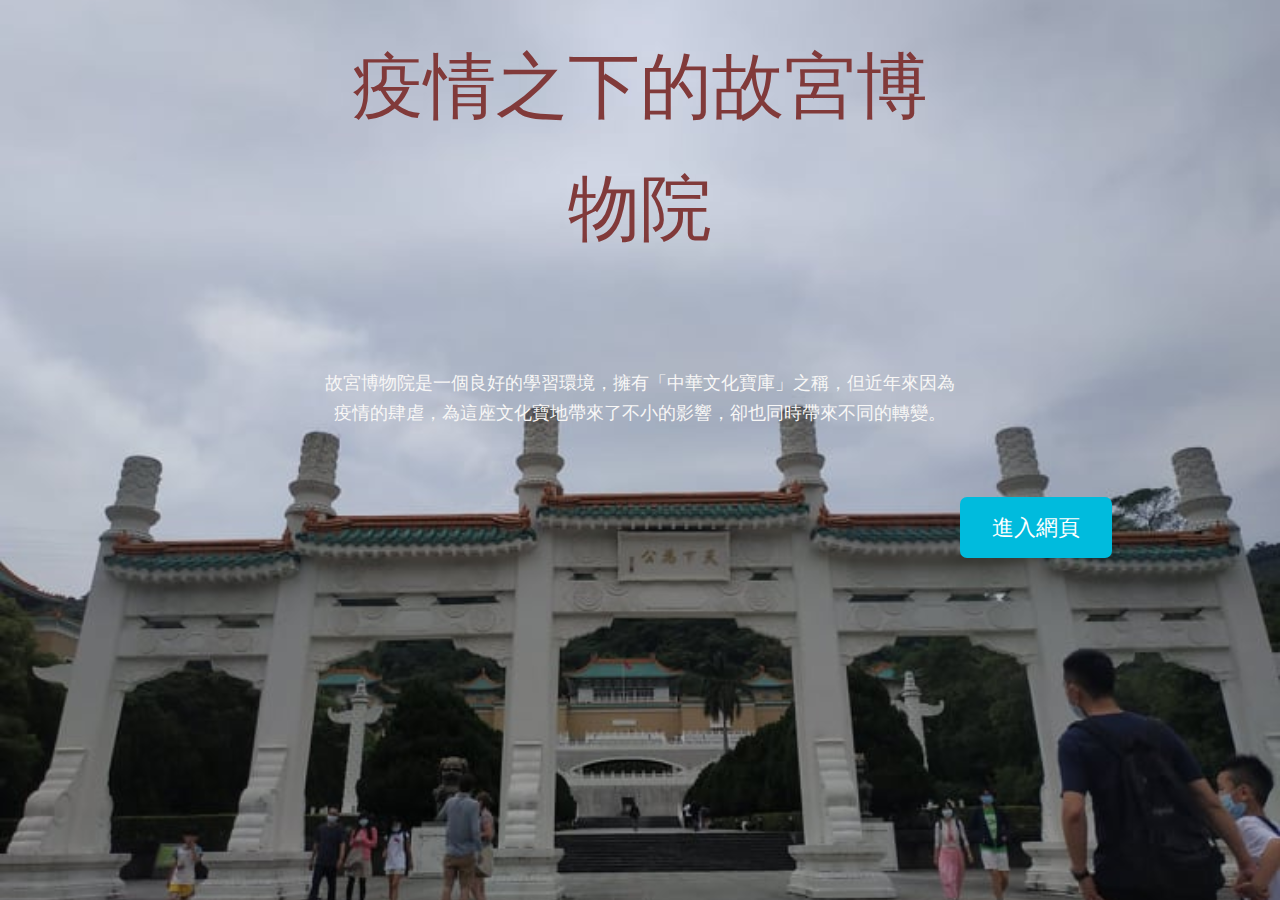
<file: index.html>
<!DOCTYPE html>
<html lang="en">
<head>
    <meta charset="UTF-8">
    <meta http-equiv="X-UA-Compatible" content="IE=edge">
    <meta name="viewport" content="width=device-width, initial-scale=1.0">
    <title>首頁</title>
    <link rel="stylesheet" href="./index.css">
</head>
<body>
<div id="home">
    <header class="page-header wrapper">
    
    
    </header>

    <!--內容-->
    <div class="home-content wrapper">
        <h2 class="page-title">疫情之下的故宮博物院</h2><br>
        <p>故宮博物院是一個良好的學習環境，擁有「中華文化寶庫」之稱，但近年來因為疫情的肆虐，為這座文化寶地帶來了不小的影響，卻也同時帶來不同的轉變。</p>
    </div>
    <div class="button-content wrapper">
        <a href="./action.html" class="button">進入網頁</a>
    </div>
</div>
</body>
</html>
</file>
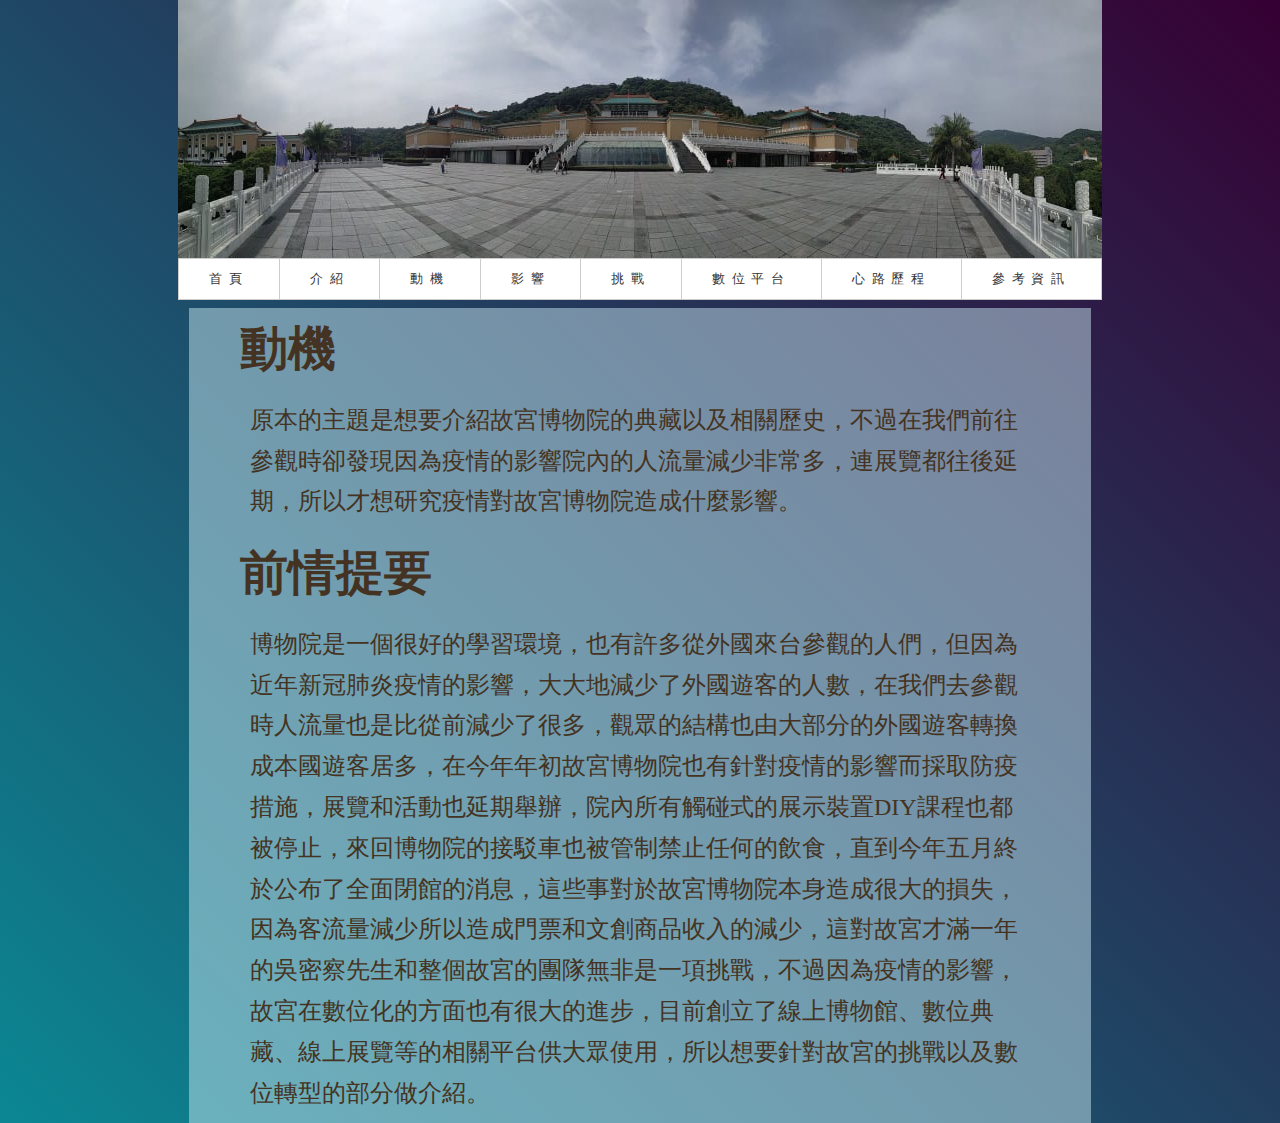
<file: action.html>
<!DOCTYPE html>
<html lang="en">
<head>
    <meta charset="UTF-8">
    <meta http-equiv="X-UA-Compatible" content="IE=edge">
    <meta name="viewport" content="width=device-width, initial-scale=1.0">
    <title>動機</title>
    <link rel="stylesheet" href="./action.css">
</head>
<body>
    <div id="home">
    <!--導覽列-->
    <img src="./long-surface.jpg" alt="">
    <nav>
        <ul class="one-menu">
            <li><a href="./index.html">首頁</a></li>
            <li><a href="#">介紹</a>
            <ul>
                <li><a href="./introd.html">故宮博物院</a></li>
                <li><a href="./introd2.html">院長</a></li>
            </ul>
            </li>
            <li><a href="./action.html">動機</a></li>
            <li><a href="">影響</a>
            <ul>
                <li><a href="./affect.html">資金</a></li>
                <li><a href="./affect2.html">觀眾結構</a></li>
            </ul>
            </li>
            <li><a href="./dare.html">挑戰</a></li>
            <li><a href="#">數位平台</a>
            <ul>
                <li><a href="./open.html">OPEN DATA</a></li>
                <li><a href="./search.html">典藏資料庫</a></li>
                <li><a href="./on-line.html">線上策展</a></li>
                <li><a href="./network.html">線上博物館</a></li>
                <li><a href="./school.html">教育資源</a></li>
            </ul>
            </li>
            <li><a href="./heart.html">心路歷程</a></li>
            <li><a href="./news.html">參考資訊</a></li>
        </ul>
    </nav>
    <div class="page">  
        <div class="article wrapper">
            <h1>動機</h1>
            <p>原本的主題是想要介紹故宮博物院的典藏以及相關歷史，不過在我們前往參觀時卻發現因為疫情的影響院內的人流量減少非常多，連展覽都往後延期，所以才想研究疫情對故宮博物院造成什麼影響。</p>
            <h1>前情提要</h1>
            <p>博物院是一個很好的學習環境，也有許多從外國來台參觀的人們，但因為近年新冠肺炎疫情的影響，大大地減少了外國遊客的人數，在我們去參觀時人流量也是比從前減少了很多，觀眾的結構也由大部分的外國遊客轉換成本國遊客居多，在今年年初故宮博物院也有針對疫情的影響而採取防疫措施，展覽和活動也延期舉辦，院內所有觸碰式的展示裝置DIY課程也都被停止，來回博物院的接駁車也被管制禁止任何的飲食，直到今年五月終於公布了全面閉館的消息，這些事對於故宮博物院本身造成很大的損失，因為客流量減少所以造成門票和文創商品收入的減少，這對故宮才滿一年的吳密察先生和整個故宮的團隊無非是一項挑戰，不過因為疫情的影響，故宮在數位化的方面也有很大的進步，目前創立了線上博物館、數位典藏、線上展覽等的相關平台供大眾使用，所以想要針對故宮的挑戰以及數位轉型的部分做介紹。</p>
        </div>
    </div>
</div>
</body>
</html>
</file>
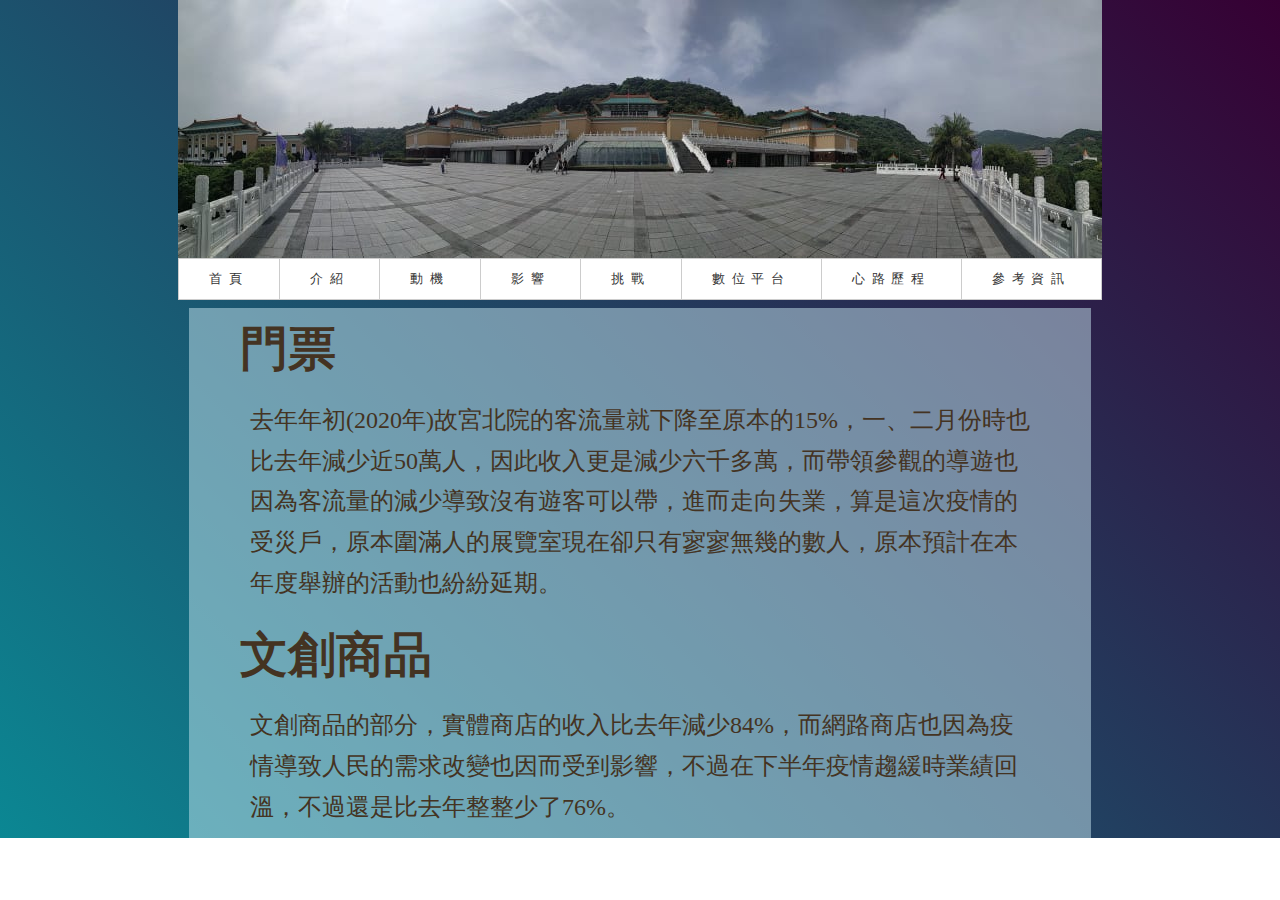
<file: affect.html>
<!DOCTYPE html>
<html lang="en">
<head>
    <meta charset="UTF-8">
    <meta http-equiv="X-UA-Compatible" content="IE=edge">
    <meta name="viewport" content="width=device-width, initial-scale=1.0">
    <title>資金</title>
    <link rel="stylesheet" href="./action.css">
</head>
<body>
    <div id="home">
    <!--導覽列-->
    <img src="./long-surface.jpg" alt="">
    <nav>
        <ul class="one-menu">
            <li><a href="./index.html">首頁</a></li>
            <li><a href="#">介紹</a>
            <ul>
                <li><a href="./introd.html">故宮博物院</a></li>
                <li><a href="./introd2.html">院長</a></li>
            </ul>
            </li>
            <li><a href="./action.html">動機</a></li>
            <li><a href="">影響</a>
            <ul>
                <li><a href="./affect.html">資金</a></li>
                <li><a href="./affect2.html">觀眾結構</a></li>
            </ul>
            </li>
            <li><a href="./dare.html">挑戰</a></li>
            <li><a href="#">數位平台</a>
            <ul>
                <li><a href="./open.html">OPEN DATA</a></li>
                <li><a href="./search.html">典藏資料庫</a></li>
                <li><a href="./on-line.html">線上策展</a></li>
                <li><a href="./network.html">線上博物館</a></li>
                <li><a href="./school.html">教育資源</a></li>
            </ul>
            </li>
            <li><a href="./heart.html">心路歷程</a></li>
            <li><a href="./news.html">參考資訊</a></li>
        </ul>
    </nav>
    <div class="page">  
        <div class="article wrapper">
            <h1>門票</h1>
            <p>去年年初(2020年)故宮北院的客流量就下降至原本的15%，一、二月份時也比去年減少近50萬人，因此收入更是減少六千多萬，而帶領參觀的導遊也因為客流量的減少導致沒有遊客可以帶，進而走向失業，算是這次疫情的受災戶，原本圍滿人的展覽室現在卻只有寥寥無幾的數人，原本預計在本年度舉辦的活動也紛紛延期。</p>
            <h1>文創商品</h1>
            <p>文創商品的部分，實體商店的收入比去年減少84%，而網路商店也因為疫情導致人民的需求改變也因而受到影響，不過在下半年疫情趨緩時業績回溫，不過還是比去年整整少了76%。</p>
        </div>
    </div>
</div>
</body>
</html>
</file>
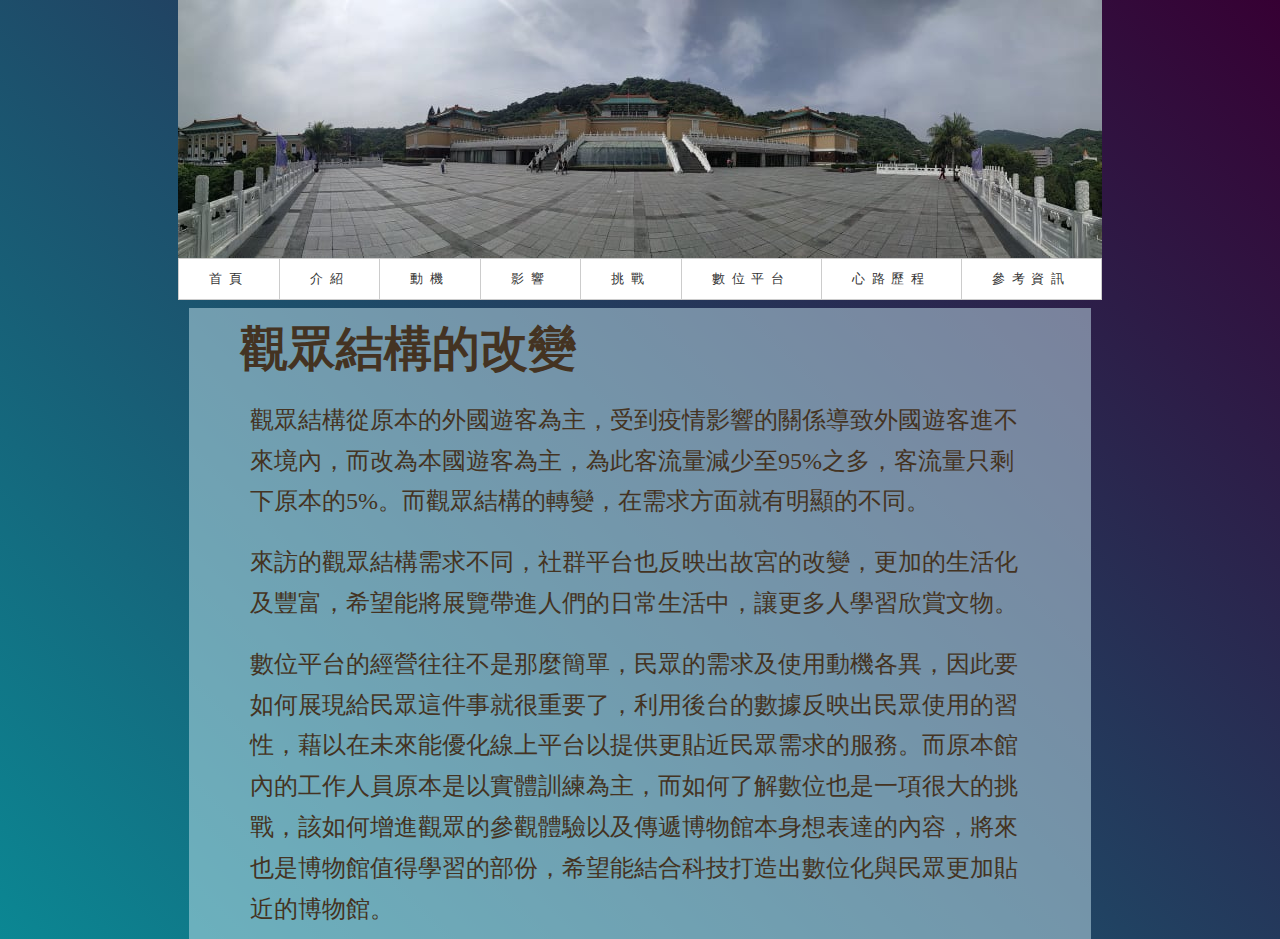
<file: affect2.html>
<!DOCTYPE html>
<html lang="en">
<head>
    <meta charset="UTF-8">
    <meta http-equiv="X-UA-Compatible" content="IE=edge">
    <meta name="viewport" content="width=device-width, initial-scale=1.0">
    <title>觀眾結構</title>
    <link rel="stylesheet" href="./action.css">
</head>
<body>
    <div id="home">
    <!--導覽列-->
    <img src="./long-surface.jpg" alt="">
    <nav>
        <ul class="one-menu">
            <li><a href="./index.html">首頁</a></li>
            <li><a href="#">介紹</a>
            <ul>
                <li><a href="./introd.html">故宮博物院</a></li>
                <li><a href="./introd2.html">院長</a></li>
            </ul>
            </li>
            <li><a href="./action.html">動機</a></li>
            <li><a href="">影響</a>
            <ul>
                <li><a href="./affect.html">資金</a></li>
                <li><a href="./affect2.html">觀眾結構</a></li>
            </ul>
            </li>
            <li><a href="./dare.html">挑戰</a></li>
            <li><a href="#">數位平台</a>
            <ul>
                <li><a href="./open.html">OPEN DATA</a></li>
                <li><a href="./search.html">典藏資料庫</a></li>
                <li><a href="./on-line.html">線上策展</a></li>
                <li><a href="./network.html">線上博物館</a></li>
                <li><a href="./school.html">教育資源</a></li>
            </ul>
            </li>
            <li><a href="./heart.html">心路歷程</a></li>
            <li><a href="./news.html">參考資訊</a></li>
        </ul>
    </nav>
    <div class="page">  
        <div class="article wrapper">
            <h1>觀眾結構的改變</h1>
            <p>觀眾結構從原本的外國遊客為主，受到疫情影響的關係導致外國遊客進不來境內，而改為本國遊客為主，為此客流量減少至95%之多，客流量只剩下原本的5%。而觀眾結構的轉變，在需求方面就有明顯的不同。</p>
            <p>來訪的觀眾結構需求不同，社群平台也反映出故宮的改變，更加的生活化及豐富，希望能將展覽帶進人們的日常生活中，讓更多人學習欣賞文物。</p>
            <p>數位平台的經營往往不是那麼簡單，民眾的需求及使用動機各異，因此要如何展現給民眾這件事就很重要了，利用後台的數據反映出民眾使用的習性，藉以在未來能優化線上平台以提供更貼近民眾需求的服務。而原本館內的工作人員原本是以實體訓練為主，而如何了解數位也是一項很大的挑戰，該如何增進觀眾的參觀體驗以及傳遞博物館本身想表達的內容，將來也是博物館值得學習的部份，希望能結合科技打造出數位化與民眾更加貼近的博物館。</p>
        </div>
    </div>
</div>
</body>
</html>
</file>
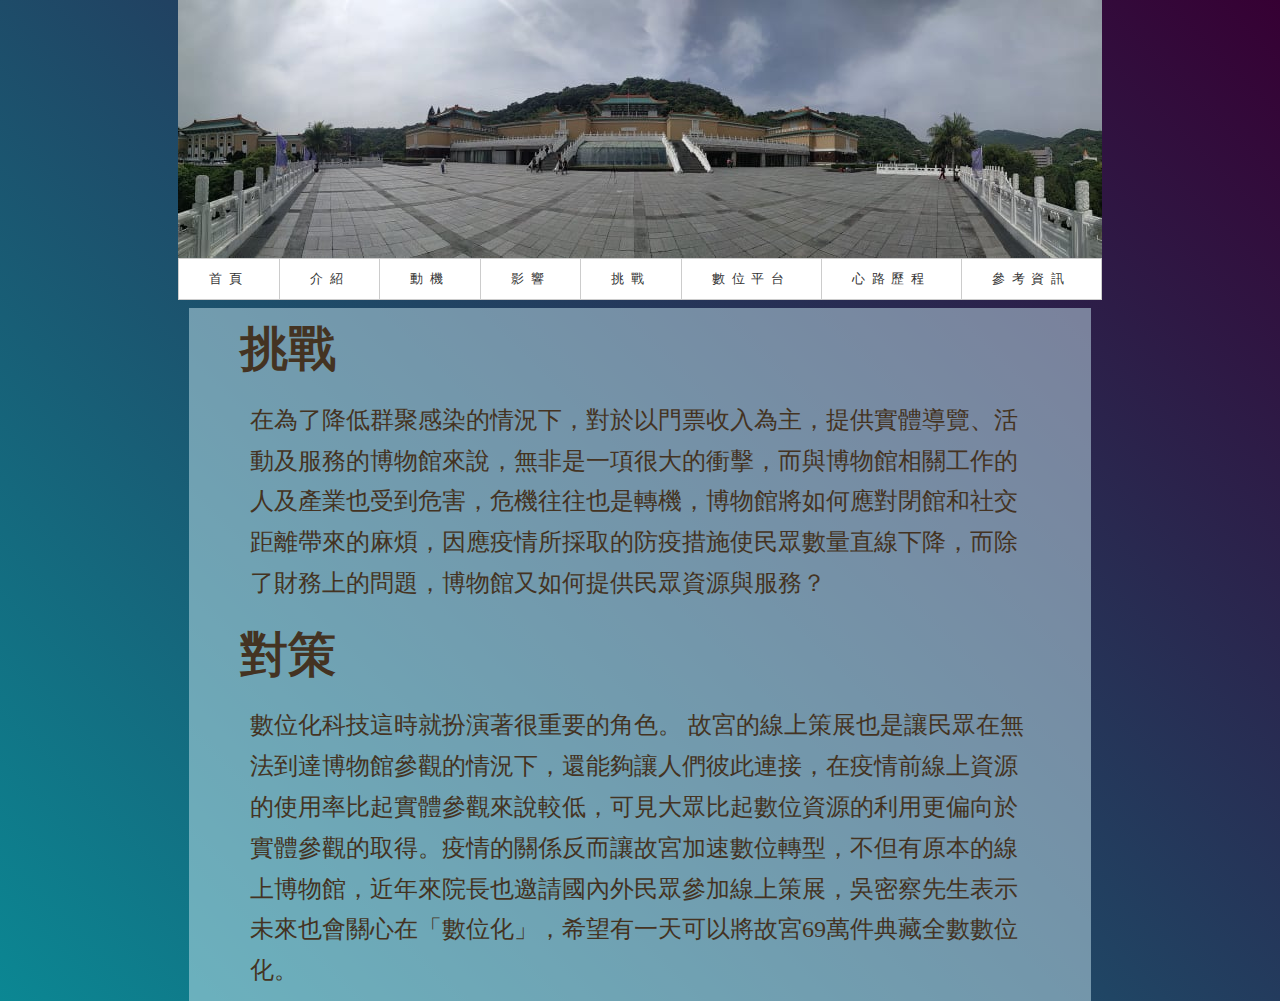
<file: dare.html>
<!DOCTYPE html>
<html lang="en">
<head>
    <meta charset="UTF-8">
    <meta http-equiv="X-UA-Compatible" content="IE=edge">
    <meta name="viewport" content="width=device-width, initial-scale=1.0">
    <title>挑戰</title>
    <link rel="stylesheet" href="./action.css">
</head>
<body>
    <div id="home">
    <!--導覽列-->
    <img src="./long-surface.jpg" alt="">
    <nav>
        <ul class="one-menu">
            <li><a href="./index.html">首頁</a></li>
            <li><a href="#">介紹</a>
            <ul>
                <li><a href="./introd.html">故宮博物院</a></li>
                <li><a href="./introd2.html">院長</a></li>
            </ul>
            </li>
            <li><a href="./action.html">動機</a></li>
            <li><a href="">影響</a>
            <ul>
                <li><a href="./affect.html">資金</a></li>
                <li><a href="./affect2.html">觀眾結構</a></li>
            </ul>
            </li>
            <li><a href="./dare.html">挑戰</a></li>
            <li><a href="#">數位平台</a>
            <ul>
                <li><a href="./open.html">OPEN DATA</a></li>
                <li><a href="./search.html">典藏資料庫</a></li>
                <li><a href="./on-line.html">線上策展</a></li>
                <li><a href="./network.html">線上博物館</a></li>
                <li><a href="./school.html">教育資源</a></li>
            </ul>
            </li>
            <li><a href="./heart.html">心路歷程</a></li>
            <li><a href="./news.html">參考資訊</a></li>
        </ul>
    </nav>
    <div class="page">  
        <div class="article wrapper">
            <h1>挑戰</h1>
            <p>在為了降低群聚感染的情況下，對於以門票收入為主，提供實體導覽、活動及服務的博物館來說，無非是一項很大的衝擊，而與博物館相關工作的人及產業也受到危害，危機往往也是轉機，博物館將如何應對閉館和社交距離帶來的麻煩，因應疫情所採取的防疫措施使民眾數量直線下降，而除了財務上的問題，博物館又如何提供民眾資源與服務？</p>
            <h1>對策</h1>
            <p>數位化科技這時就扮演著很重要的角色。
                故宮的線上策展也是讓民眾在無法到達博物館參觀的情況下，還能夠讓人們彼此連接，在疫情前線上資源的使用率比起實體參觀來說較低，可見大眾比起數位資源的利用更偏向於實體參觀的取得。疫情的關係反而讓故宮加速數位轉型，不但有原本的線上博物館，近年來院長也邀請國內外民眾參加線上策展，吳密察先生表示未來也會關心在「數位化」，希望有一天可以將故宮69萬件典藏全數數位化。</p>
        </div>
    </div>
</div>
</body>
</html>
</file>
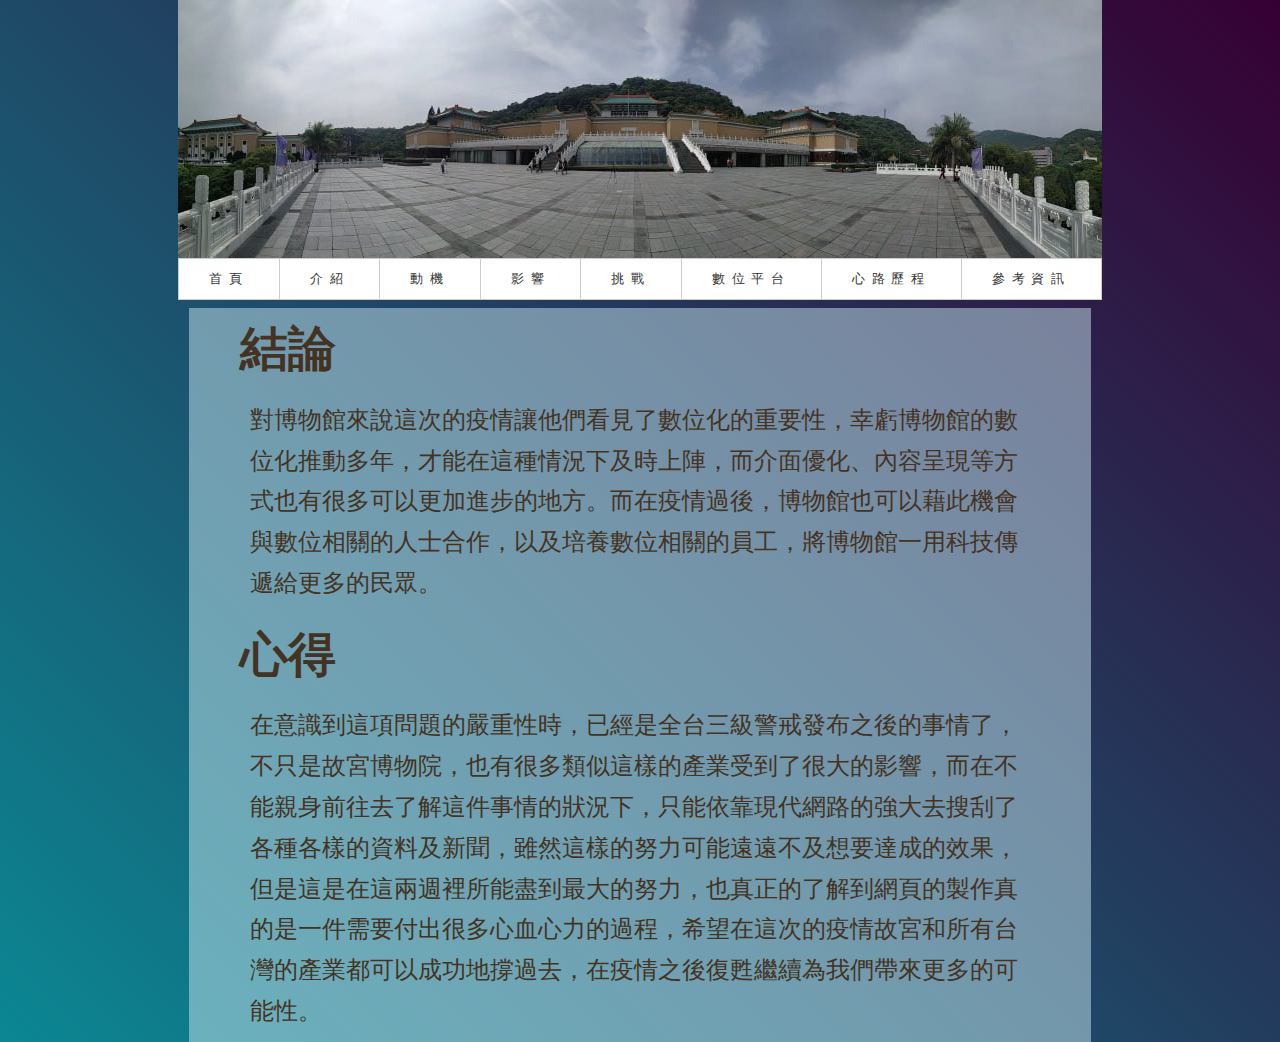
<file: heart.html>
<!DOCTYPE html>
<html lang="en">
<head>
    <meta charset="UTF-8">
    <meta http-equiv="X-UA-Compatible" content="IE=edge">
    <meta name="viewport" content="width=device-width, initial-scale=1.0">
    <title>心路歷程</title>
    <link rel="stylesheet" href="./action.css">
</head>
<body>
    <div id="home">
    <!--導覽列-->
    <img src="./long-surface.jpg" alt="">
    <nav>
        <ul class="one-menu">
            <li><a href="./index.html">首頁</a></li>
            <li><a href="#">介紹</a>
            <ul>
                <li><a href="./introd.html">故宮博物院</a></li>
                <li><a href="./introd2.html">院長</a></li>
            </ul>
            </li>
            <li><a href="./action.html">動機</a></li>
            <li><a href="">影響</a>
            <ul>
                <li><a href="./affect.html">資金</a></li>
                <li><a href="./affect2.html">觀眾結構</a></li>
            </ul>
            </li>
            <li><a href="./dare.html">挑戰</a></li>
            <li><a href="#">數位平台</a>
            <ul>
                <li><a href="./open.html">OPEN DATA</a></li>
                <li><a href="./search.html">典藏資料庫</a></li>
                <li><a href="./on-line.html">線上策展</a></li>
                <li><a href="./network.html">線上博物館</a></li>
                <li><a href="./school.html">教育資源</a></li>
            </ul>
            </li>
            <li><a href="./heart.html">心路歷程</a></li>
            <li><a href="./news.html">參考資訊</a></li>
        </ul>
    </nav>
    <div class="page">  
        <div class="article wrapper">
            <h1>結論</h1>
            <p>對博物館來說這次的疫情讓他們看見了數位化的重要性，幸虧博物館的數位化推動多年，才能在這種情況下及時上陣，而介面優化、內容呈現等方式也有很多可以更加進步的地方。而在疫情過後，博物館也可以藉此機會與數位相關的人士合作，以及培養數位相關的員工，將博物館一用科技傳遞給更多的民眾。</p>
            <h1>心得</h1>
            <p>在意識到這項問題的嚴重性時，已經是全台三級警戒發布之後的事情了，不只是故宮博物院，也有很多類似這樣的產業受到了很大的影響，而在不能親身前往去了解這件事情的狀況下，只能依靠現代網路的強大去搜刮了各種各樣的資料及新聞，雖然這樣的努力可能遠遠不及想要達成的效果，但是這是在這兩週裡所能盡到最大的努力，也真正的了解到網頁的製作真的是一件需要付出很多心血心力的過程，希望在這次的疫情故宮和所有台灣的產業都可以成功地撐過去，在疫情之後復甦繼續為我們帶來更多的可能性。</p>
        </div>
    </div>
</div>
</body>
</html>
</file>
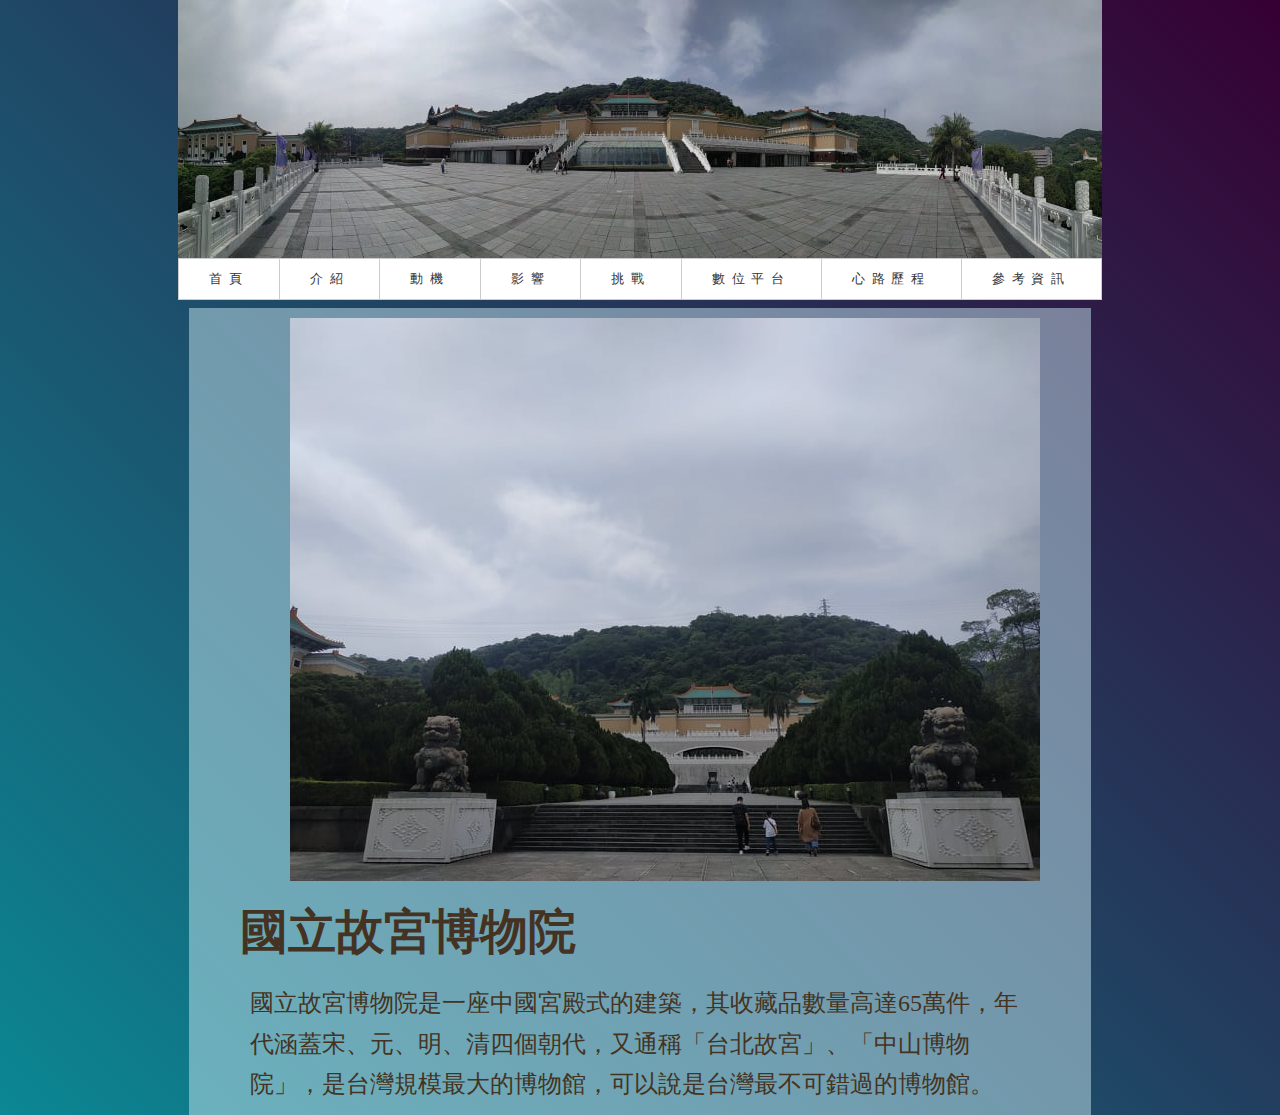
<file: introd.html>
<!DOCTYPE html>
<html lang="en">
<head>
    <meta charset="UTF-8">
    <meta http-equiv="X-UA-Compatible" content="IE=edge">
    <meta name="viewport" content="width=device-width, initial-scale=1.0">
    <title>故宮博物院介紹</title>
    <link rel="stylesheet" href="./action.css">
</head>
<body>
    <div id="home">
    <!--導覽列-->
    <img src="./long-surface.jpg" alt="">
    <nav>
        <ul class="one-menu">
            <li><a href="./index.html">首頁</a></li>
            <li><a href="#">介紹</a>
            <ul>
                <li><a href="./introd.html">故宮博物院</a></li>
                <li><a href="./introd2.html">院長</a></li>
            </ul>
            </li>
            <li><a href="./action.html">動機</a></li>
            <li><a href="">影響</a>
            <ul>
                <li><a href="./affect.html">資金</a></li>
                <li><a href="./affect2.html">觀眾結構</a></li>
            </ul>
            </li>
            <li><a href="./dare.html">挑戰</a></li>
            <li><a href="#">數位平台</a>
            <ul>
                <li><a href="./open.html">OPEN DATA</a></li>
                <li><a href="./search.html">典藏資料庫</a></li>
                <li><a href="./on-line.html">線上策展</a></li>
                <li><a href="./network.html">線上博物館</a></li>
                <li><a href="./school.html">教育資源</a></li>
            </ul>
            </li>
            <li><a href="./heart.html">心路歷程</a></li>
            <li><a href="./news.html">參考資訊</a></li>
        </ul>
    </nav>
    <div class="page">  
        <div class="article wrapper">
            <div class="introd">
            <div class="images">
            <img src="./surface3.jpg" alt="">
            </div>
        <div class="text">
            <h1>國立故宮博物院</h1>
            <p>國立故宮博物院是一座中國宮殿式的建築，其收藏品數量高達65萬件，年代涵蓋宋、元、明、清四個朝代，又通稱「台北故宮」、「中山博物院」，是台灣規模最大的博物館，可以說是台灣最不可錯過的博物館。</p>
        </div>
        </div>
        </div>
    </div>
</div>
</body>
</html>
</file>
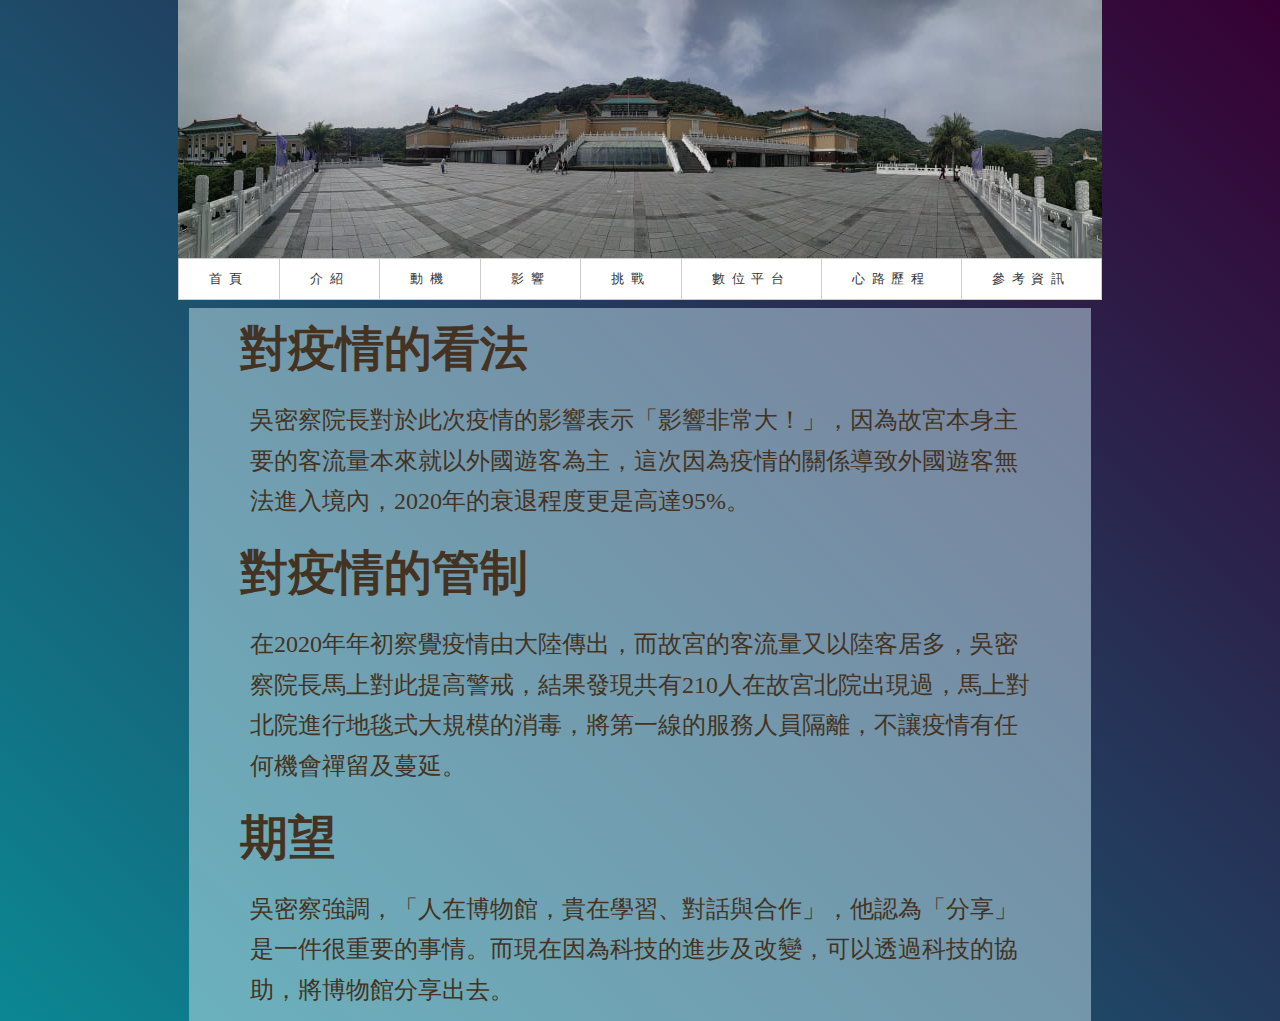
<file: introd2.html>
<!DOCTYPE html>
<html lang="en">
<head>
    <meta charset="UTF-8">
    <meta http-equiv="X-UA-Compatible" content="IE=edge">
    <meta name="viewport" content="width=device-width, initial-scale=1.0">
    <title>院長介紹</title>
    <link rel="stylesheet" href="./action.css">
</head>
<body>
    <div id="home">
    <!--導覽列-->
    <img src="./long-surface.jpg" alt="">
    <nav>
        <ul class="one-menu">
            <li><a href="./index.html">首頁</a></li>
            <li><a href="#">介紹</a>
            <ul>
                <li><a href="./introd.html">故宮博物院</a></li>
                <li><a href="./introd2.html">院長</a></li>
            </ul>
            </li>
            <li><a href="./action.html">動機</a></li>
            <li><a href="">影響</a>
            <ul>
                <li><a href="./affect.html">資金</a></li>
                <li><a href="./affect2.html">觀眾結構</a></li>
            </ul>
            </li>
            <li><a href="./dare.html">挑戰</a></li>
            <li><a href="#">數位平台</a>
            <ul>
                <li><a href="./open.html">OPEN DATA</a></li>
                <li><a href="./search.html">典藏資料庫</a></li>
                <li><a href="./on-line.html">線上策展</a></li>
                <li><a href="./network.html">線上博物館</a></li>
                <li><a href="./school.html">教育資源</a></li>
            </ul>
            </li>
            <li><a href="./heart.html">心路歷程</a></li>
            <li><a href="./news.html">參考資訊</a></li>
        </ul>
    </nav>
    <div class="page">  
        <div class="article wrapper">
            <h1>對疫情的看法</h1>
            <p>吳密察院長對於此次疫情的影響表示「影響非常大！」，因為故宮本身主要的客流量本來就以外國遊客為主，這次因為疫情的關係導致外國遊客無法進入境內，2020年的衰退程度更是高達95%。</p>
            <h1>對疫情的管制</h1>
            <p>在2020年年初察覺疫情由大陸傳出，而故宮的客流量又以陸客居多，吳密察院長馬上對此提高警戒，結果發現共有210人在故宮北院出現過，馬上對北院進行地毯式大規模的消毒，將第一線的服務人員隔離，不讓疫情有任何機會禪留及蔓延。</p>
            <h1>期望</h1>
            <p>吳密察強調，「人在博物館，貴在學習、對話與合作」，他認為「分享」是一件很重要的事情。而現在因為科技的進步及改變，可以透過科技的協助，將博物館分享出去。</p>
        </div>
    </div>
</div>
</body>
</html>
</file>
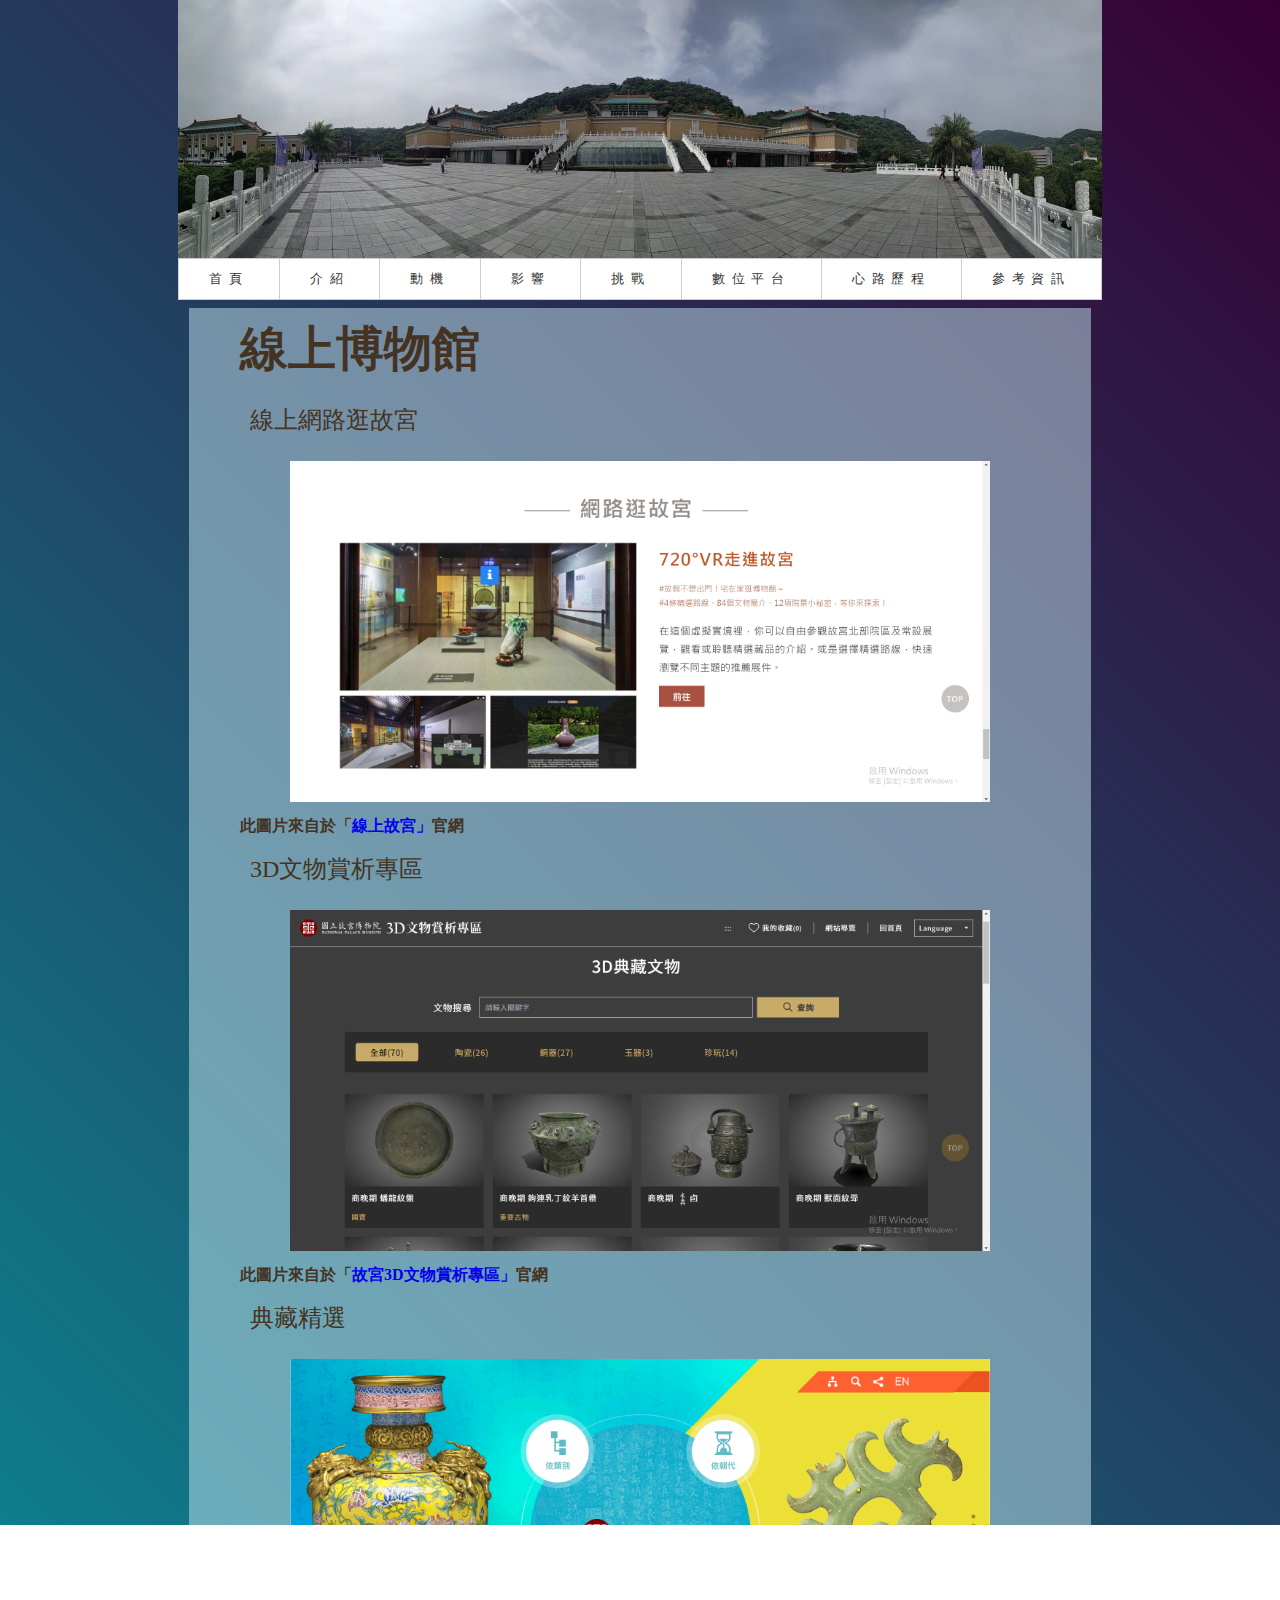
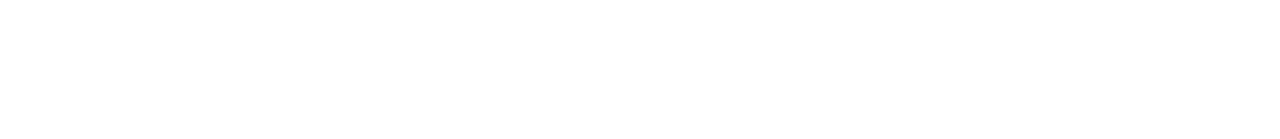
<file: network.html>
<!DOCTYPE html>
<html lang="en">
<head>
    <meta charset="UTF-8">
    <meta http-equiv="X-UA-Compatible" content="IE=edge">
    <meta name="viewport" content="width=device-width, initial-scale=1.0">
    <title>線上博物館</title>
    <link rel="stylesheet" href="./action.css">
</head>
<body>
    <div id="home">
    <!--導覽列-->
    <img src="./long-surface.jpg" alt="">
    <nav>
        <ul class="one-menu">
            <li><a href="./index.html">首頁</a></li>
            <li><a href="#">介紹</a>
            <ul>
                <li><a href="./introd.html">故宮博物院</a></li>
                <li><a href="./introd2.html">院長</a></li>
            </ul>
            </li>
            <li><a href="./action.html">動機</a></li>
            <li><a href="">影響</a>
            <ul>
                <li><a href="./affect.html">資金</a></li>
                <li><a href="./affect2.html">觀眾結構</a></li>
            </ul>
            </li>
            <li><a href="./dare.html">挑戰</a></li>
            <li><a href="#">數位平台</a>
            <ul>
                <li><a href="./open.html">OPEN DATA</a></li>
                <li><a href="./search.html">典藏資料庫</a></li>
                <li><a href="./on-line.html">線上策展</a></li>
                <li><a href="./network.html">線上博物館</a></li>
                <li><a href="./school.html">教育資源</a></li>
            </ul>
            </li>
            <li><a href="./heart.html">心路歷程</a></li>
            <li><a href="./news.html">參考資訊</a></li>
        </ul>
    </nav>
    <div class="page">  
        <div class="article wrapper">
            <div class="introd">
        <div class="text">
            <h1>線上博物館</h1>
            <p>線上網路逛故宮</p>
            <img class="images" src="./nerwork.png" alt="">
            <h4>此圖片來自於「<a href="https://theme.npm.edu.tw/npmonline/">線上故宮」</a>官網</h4>
            <p>3D文物賞析專區</p>
            <img class="images" src="./3D.png" alt="">
            <h4>此圖片來自於「<a href="https://theme.npm.edu.tw/3d/List.aspx?l=1">故宮3D文物賞析專區」</a>官網</h4>
            <p>典藏精選</p>
            <img class="images" src="./nerwork2.png" alt="">
            <h4>此圖片來自於「<a href="https://theme.npm.edu.tw/selection/">故宮典藏精選專區」</a>官網</h4>
        </div>
        </div>
        </div>
    </div>
</div>
</body>
</html>
</file>
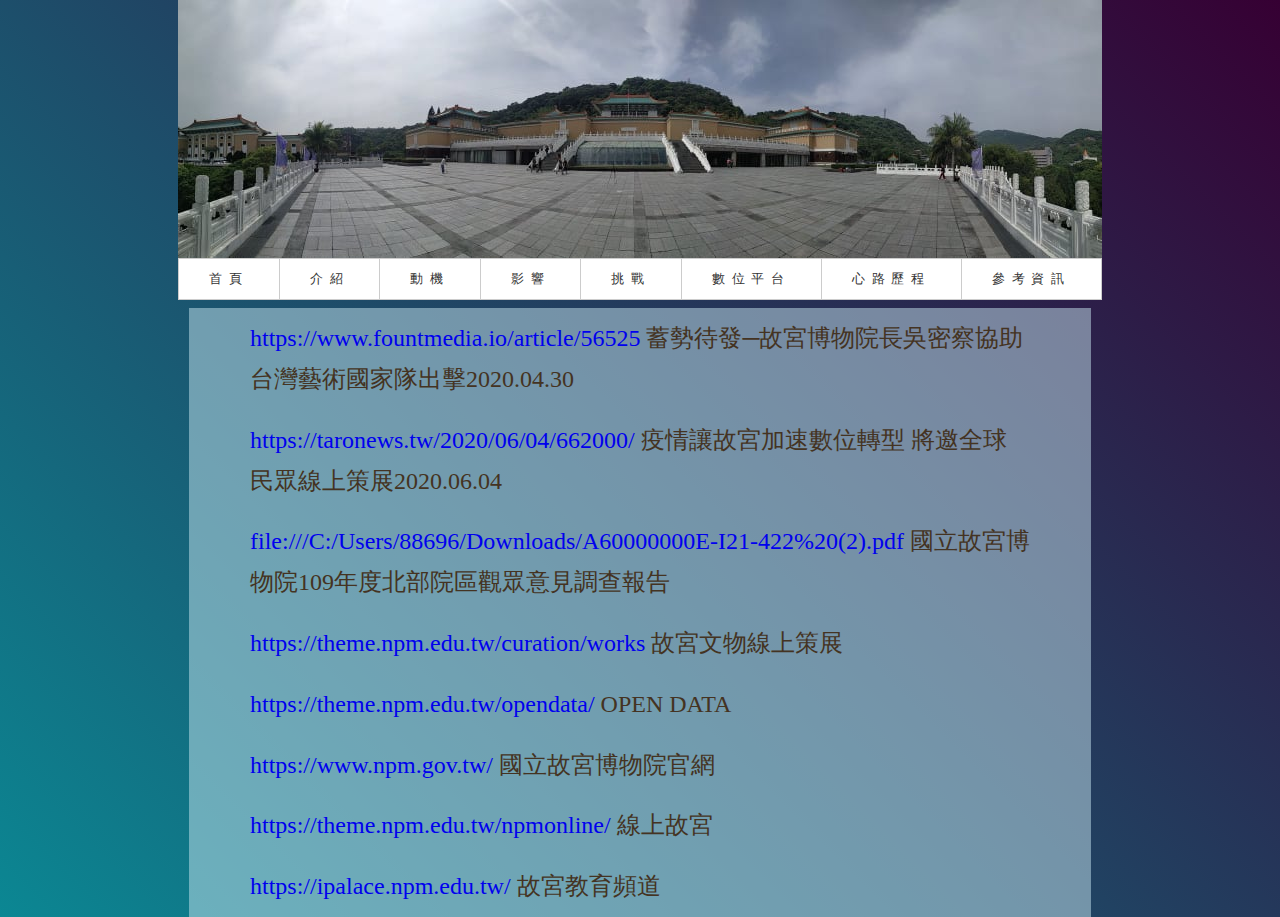
<file: news.html>
<!DOCTYPE html>
<html lang="en">
<head>
    <meta charset="UTF-8">
    <meta http-equiv="X-UA-Compatible" content="IE=edge">
    <meta name="viewport" content="width=device-width, initial-scale=1.0">
    <title>參考資料</title>
    <link rel="stylesheet" href="./action.css">
</head>
<body>
    <div id="home">
    <!--導覽列-->
    <img src="./long-surface.jpg" alt="">
    <nav>
        <ul class="one-menu">
            <li><a href="./index.html">首頁</a></li>
            <li><a href="#">介紹</a>
            <ul>
                <li><a href="./introd.html">故宮博物院</a></li>
                <li><a href="./introd2.html">院長</a></li>
            </ul>
            </li>
            <li><a href="./action.html">動機</a></li>
            <li><a href="">影響</a>
            <ul>
                <li><a href="./affect.html">資金</a></li>
                <li><a href="./affect2.html">觀眾結構</a></li>
            </ul>
            </li>
            <li><a href="./dare.html">挑戰</a></li>
            <li><a href="#">數位平台</a>
            <ul>
                <li><a href="./open.html">OPEN DATA</a></li>
                <li><a href="./search.html">典藏資料庫</a></li>
                <li><a href="./on-line.html">線上策展</a></li>
                <li><a href="./network.html">線上博物館</a></li>
                <li><a href="./school.html">教育資源</a></li>
            </ul>
            </li>
            <li><a href="./heart.html">心路歷程</a></li>
            <li><a href="./news.html">參考資訊</a></li>
        </ul>
    </nav>
    <div class="page">  
        <div class="article wrapper">
            <p><a href="https://www.fountmedia.io/article/56525">https://www.fountmedia.io/article/56525</a> 蓄勢待發─故宮博物院長吳密察協助台灣藝術國家隊出擊2020.04.30</p>
            <p><a href="https://taronews.tw/2020/06/04/662000/">https://taronews.tw/2020/06/04/662000/</a> 疫情讓故宮加速數位轉型 將邀全球民眾線上策展2020.06.04</p>
            <p><a href="file:///C:/Users/88696/Downloads/A60000000E-I21-422%20(2).pdf">file:///C:/Users/88696/Downloads/A60000000E-I21-422%20(2).pdf</a> 國立故宮博物院109年度北部院區觀眾意見調查報告</p>
            <p><a href="https://theme.npm.edu.tw/curation/works">https://theme.npm.edu.tw/curation/works</a> 故宮文物線上策展</p>
            <p><a href="https://theme.npm.edu.tw/opendata/">https://theme.npm.edu.tw/opendata/</a> OPEN DATA</p>
            <p><a href="https://www.npm.gov.tw/">https://www.npm.gov.tw/</a> 國立故宮博物院官網</p>
            <p><a href="https://theme.npm.edu.tw/npmonline/">https://theme.npm.edu.tw/npmonline/</a> 線上故宮</p>
            <p><a href="https://ipalace.npm.edu.tw/">https://ipalace.npm.edu.tw/</a> 故宮教育頻道</p>
        </div>
    </div>
</div>
</body>
</html>
</file>
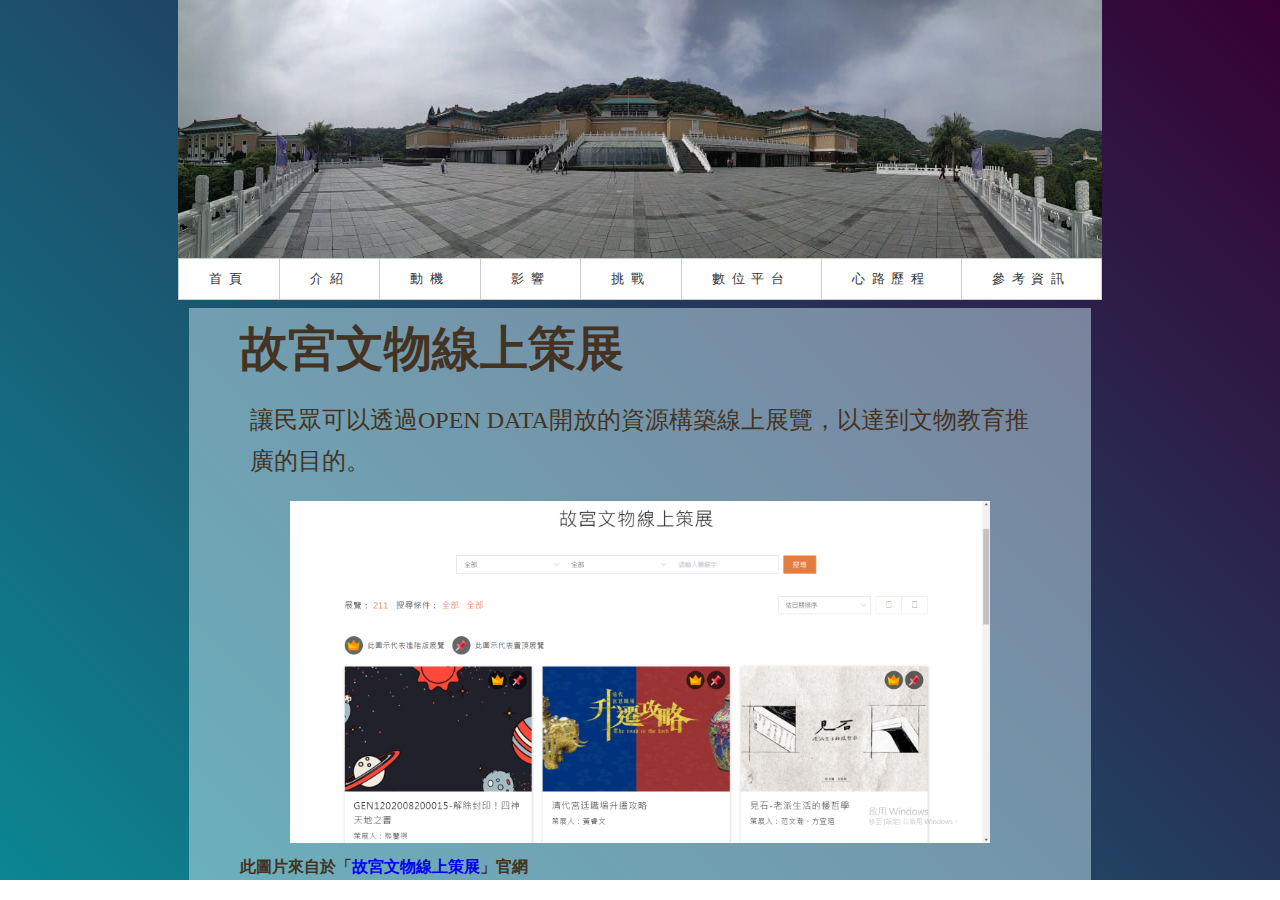
<file: on-line.html>
<!DOCTYPE html>
<html lang="en">
<head>
    <meta charset="UTF-8">
    <meta http-equiv="X-UA-Compatible" content="IE=edge">
    <meta name="viewport" content="width=device-width, initial-scale=1.0">
    <title>線上策展</title>
    <link rel="stylesheet" href="./action.css">
</head>
<body>
    <div id="home">
    <!--導覽列-->
    <img src="./long-surface.jpg" alt="">
    <nav>
        <ul class="one-menu">
            <li><a href="./index.html">首頁</a></li>
            <li><a href="#">介紹</a>
            <ul>
                <li><a href="./introd.html">故宮博物院</a></li>
                <li><a href="./introd2.html">院長</a></li>
            </ul>
            </li>
            <li><a href="./action.html">動機</a></li>
            <li><a href="">影響</a>
            <ul>
                <li><a href="./affect.html">資金</a></li>
                <li><a href="./affect2.html">觀眾結構</a></li>
            </ul>
            </li>
            <li><a href="./dare.html">挑戰</a></li>
            <li><a href="#">數位平台</a>
            <ul>
                <li><a href="./open.html">OPEN DATA</a></li>
                <li><a href="./search.html">典藏資料庫</a></li>
                <li><a href="./on-line.html">線上策展</a></li>
                <li><a href="./network.html">線上博物館</a></li>
                <li><a href="./school.html">教育資源</a></li>
            </ul>
            </li>
            <li><a href="./heart.html">心路歷程</a></li>
            <li><a href="./news.html">參考資訊</a></li>
        </ul>
    </nav>
    <div class="page">  
        <div class="article wrapper">
            <div class="introd">
        <div class="text">
            <h1>故宮文物線上策展</h1>
            <p>讓民眾可以透過OPEN DATA開放的資源構築線上展覽，以達到文物教育推廣的目的。</p>
            <img class="images" src="./on-line.png" alt="">
            <h4>此圖片來自於「<a href="https://theme.npm.edu.tw/curation/works">故宮文物線上策展</a>」官網</h4>
        </div>
        </div>
        </div>
    </div>
</div>
</body>
</html>
</file>
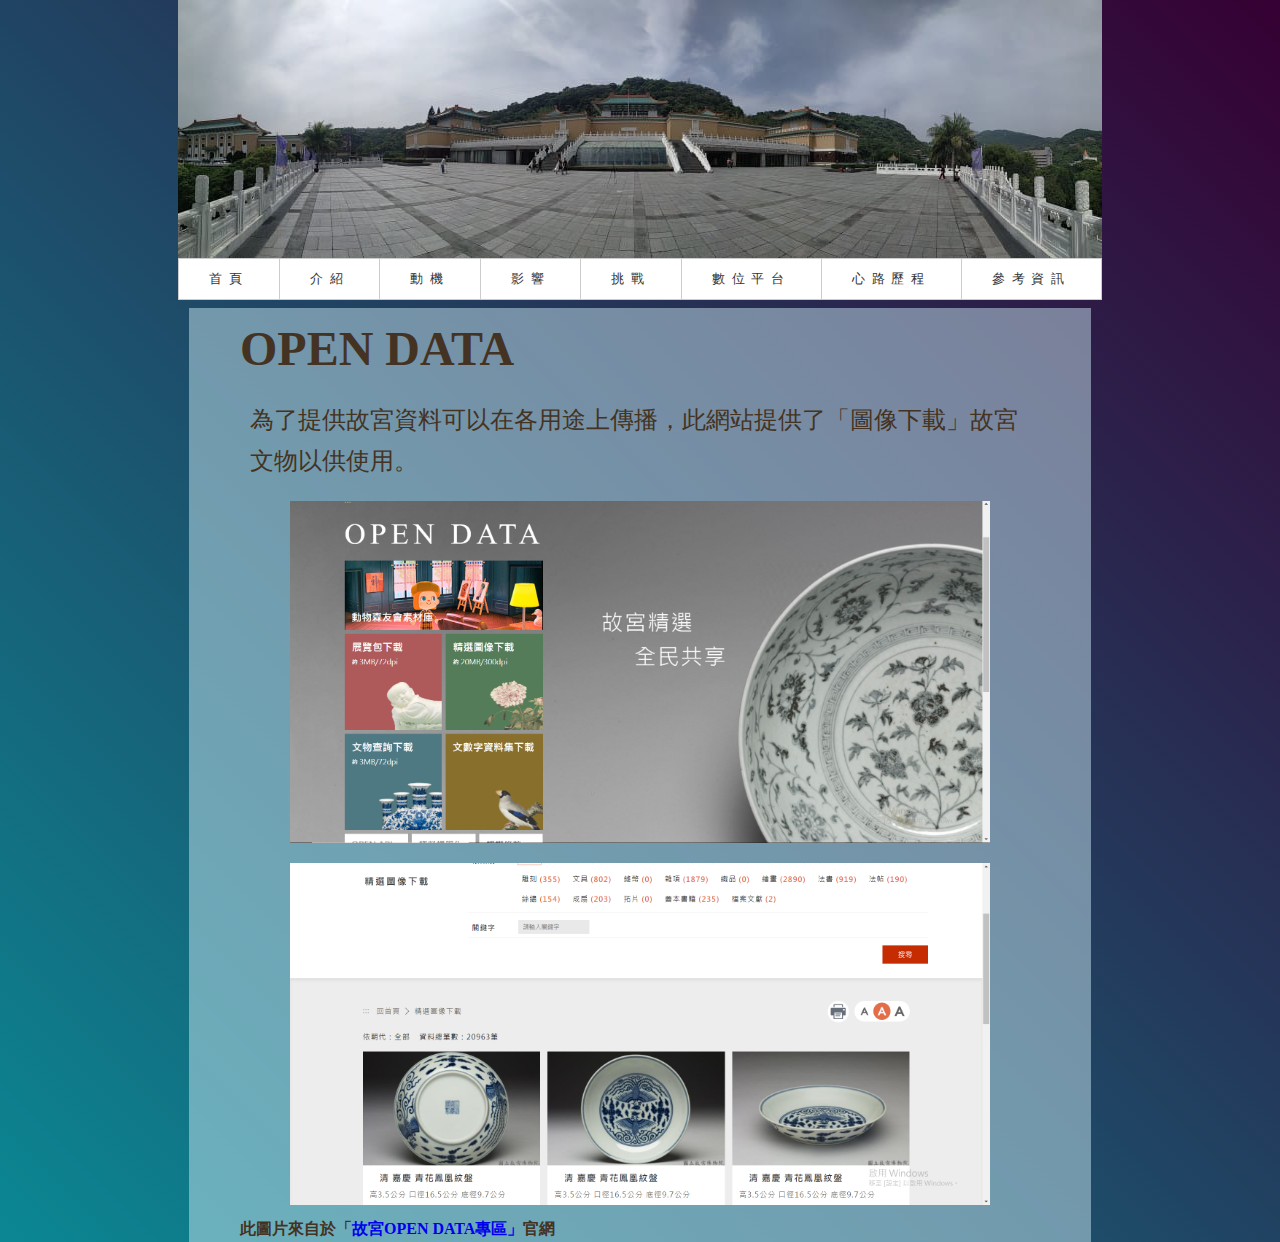
<file: open.html>
<!DOCTYPE html>
<html lang="en">
<head>
    <meta charset="UTF-8">
    <meta http-equiv="X-UA-Compatible" content="IE=edge">
    <meta name="viewport" content="width=device-width, initial-scale=1.0">
    <title>OPEN DATA</title>
    <link rel="stylesheet" href="./action.css">
</head>
<body>
    <div id="home">
    <!--導覽列-->
    <img src="./long-surface.jpg" alt="">
    <nav>
        <ul class="one-menu">
            <li><a href="./index.html">首頁</a></li>
            <li><a href="#">介紹</a>
            <ul>
                <li><a href="./introd.html">故宮博物院</a></li>
                <li><a href="./introd2.html">院長</a></li>
            </ul>
            </li>
            <li><a href="./action.html">動機</a></li>
            <li><a href="">影響</a>
            <ul>
                <li><a href="./affect.html">資金</a></li>
                <li><a href="./affect2.html">觀眾結構</a></li>
            </ul>
            </li>
            <li><a href="./dare.html">挑戰</a></li>
            <li><a href="#">數位平台</a>
            <ul>
                <li><a href="./open.html">OPEN DATA</a></li>
                <li><a href="./search.html">典藏資料庫</a></li>
                <li><a href="./on-line.html">線上策展</a></li>
                <li><a href="./network.html">線上博物館</a></li>
                <li><a href="./school.html">教育資源</a></li>
            </ul>
            </li>
            <li><a href="./heart.html">心路歷程</a></li>
            <li><a href="./news.html">參考資訊</a></li>
        </ul>
    </nav>
    <div class="page">  
        <div class="article wrapper">
            <div class="introd">
        <div class="text">
            <h1>OPEN DATA</h1>
            <p>為了提供故宮資料可以在各用途上傳播，此網站提供了「圖像下載」故宮文物以供使用。</p>
            <img class="images" src="./open data2.png" alt="">
            <img class="images" src="./open data.png" alt="">
            <h4>此圖片來自於「<a href="https://theme.npm.edu.tw/opendata/">故宮OPEN DATA專區」</a>官網</h4>
        </div>
        </div>
        </div>
    </div>
</div>
</body>
</html>
</file>
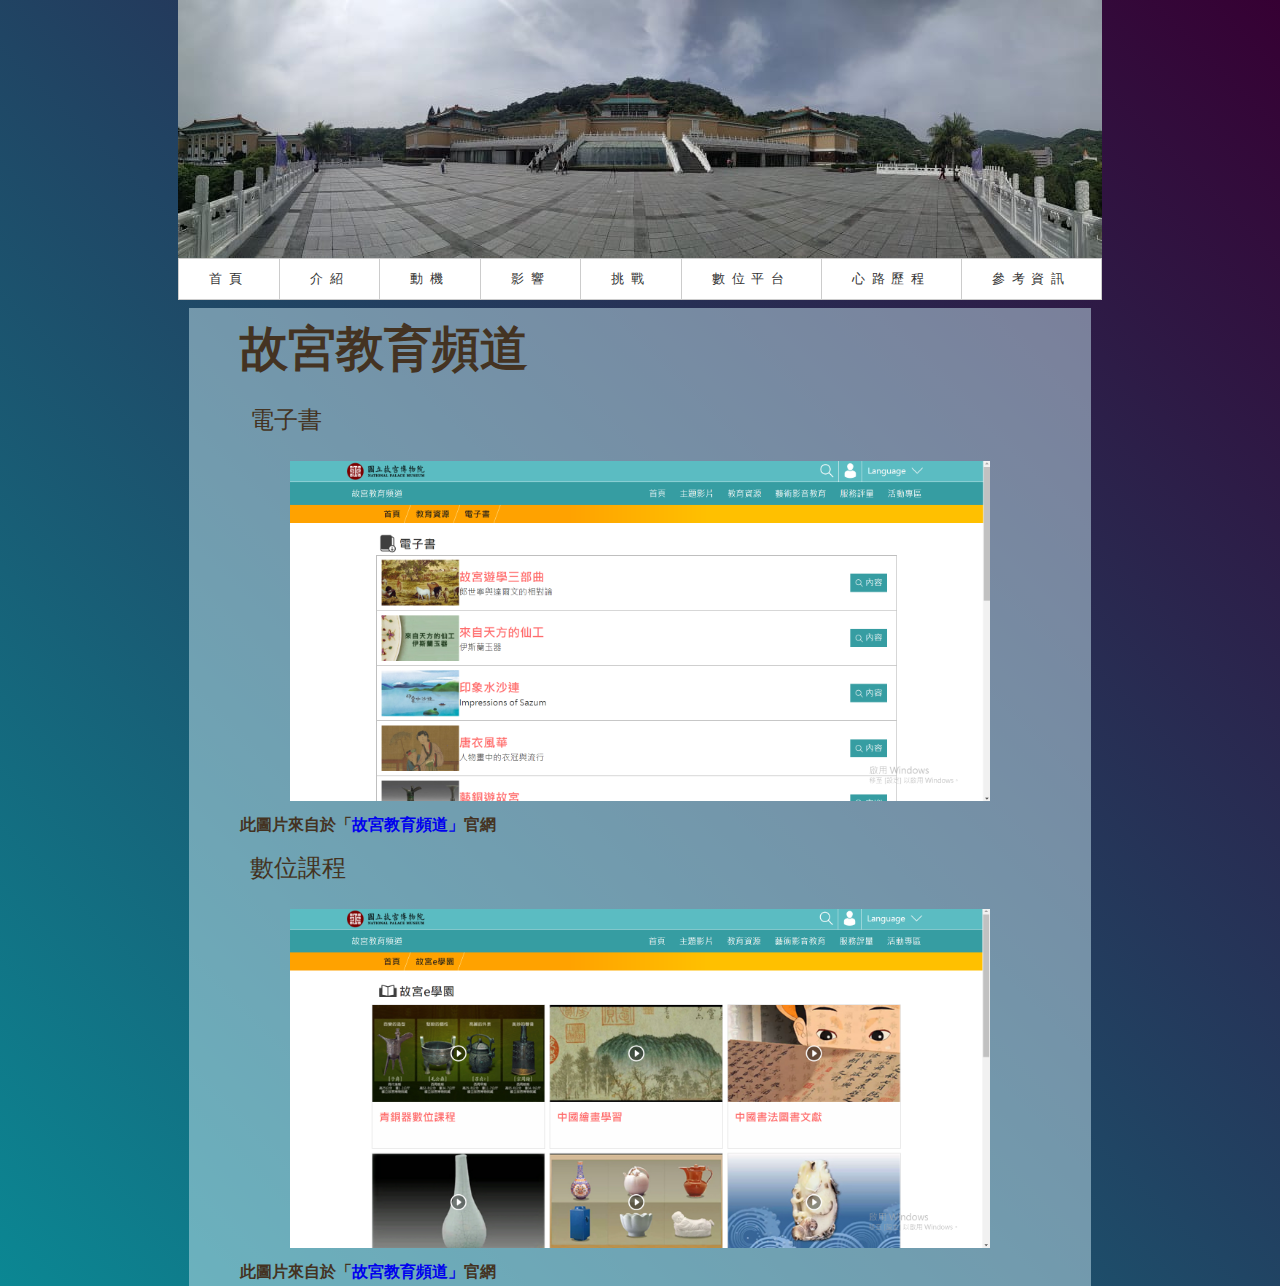
<file: school.html>
<!DOCTYPE html>
<html lang="en">
<head>
    <meta charset="UTF-8">
    <meta http-equiv="X-UA-Compatible" content="IE=edge">
    <meta name="viewport" content="width=device-width, initial-scale=1.0">
    <title>教育資源</title>
    <link rel="stylesheet" href="./action.css">
</head>
<body>
    <div id="home">
    <!--導覽列-->
    <img src="./long-surface.jpg" alt="">
    <nav>
        <ul class="one-menu">
            <li><a href="./index.html">首頁</a></li>
            <li><a href="#">介紹</a>
            <ul>
                <li><a href="./introd.html">故宮博物院</a></li>
                <li><a href="./introd2.html">院長</a></li>
            </ul>
            </li>
            <li><a href="./action.html">動機</a></li>
            <li><a href="">影響</a>
            <ul>
                <li><a href="./affect.html">資金</a></li>
                <li><a href="./affect2.html">觀眾結構</a></li>
            </ul>
            </li>
            <li><a href="./dare.html">挑戰</a></li>
            <li><a href="#">數位平台</a>
            <ul>
                <li><a href="./open.html">OPEN DATA</a></li>
                <li><a href="./search.html">典藏資料庫</a></li>
                <li><a href="./on-line.html">線上策展</a></li>
                <li><a href="./network.html">線上博物館</a></li>
                <li><a href="./school.html">教育資源</a></li>
            </ul>
            </li>
            <li><a href="./heart.html">心路歷程</a></li>
            <li><a href="./news.html">參考資訊</a></li>
        </ul>
    </nav>
    <div class="page">  
        <div class="article wrapper">
            <div class="introd">
        <div class="text">
            <h1>故宮教育頻道</h1>
            <p>電子書</p>
            <img class="images" src="./book.png" alt="">
            <h4>此圖片來自於「<a href="https://ipalace.npm.edu.tw/Ebook/More">故宮教育頻道」</a>官網</h4>
            <p>數位課程</p>
            <img class="images" src="./book2.png" alt="">
            <h4>此圖片來自於「<a href="https://ipalace.npm.edu.tw/Elearning/More">故宮教育頻道」</a>官網</h4>
        </div>
        </div>
        </div>
    </div>
</div>
</body>
</html>
</file>
<file: index.css>
@charset "UTF-8";

/*基礎設定*/
*{
    margin: 0;
    padding: 0;
}

html{
    font-size: 100%;
}

body{
    line-height: 1.7;
    color: #432;
}

a{
    text-decoration: none;
}

img{
    max-width: 100%;
}

/*header*/
.page-header{
    display: flex;
    justify-content: space-between;
}

.wrapper{
    max-width: 1100px;
    margin: 0 auto;
    padding: 0 4%;
}



/*home*/
.home-content{
    color: rgb(248, 247, 246);
    text-align: center;
    margin-top: 2%;
    width: 50%;
    height: 50%;
}

.page-title{
    color: rgb(129, 58, 58);
    font-size: 4.5rem;
    text-transform: uppercase;
    font-weight: normal;
}

.home-content p{
    font-size: 1.125rem;
    margin: 70px 0 80px;
}

/*button*/
.button{
    font-size: 1.375rem;
    background-color: #0bd;
    color: #fff;
    border-radius: 7px;
    padding: 18px 32px;
}

.button-content{
    margin-top: 3%;
    padding-left: 75%;
}

.button:hover{
    background: #0090aa;
}

#home{
    background-image: url(./surface2.jpg);
    background-size: cover;
    background-position: center;
    background-repeat: no-repeat;
    min-height: 100vh;
    background-blend-mode: hard-light;
}
</file>
<file: action.css>
@charset "UTF-8";

/*基礎設定*/
*{
    margin: 0;
    padding: 0;
}

html{
   font-size: 100%;
   width:100%;
   overflow-x:hidden;
   background: linear-gradient(45deg,#0b8793,#360033);
   background-repeat:repeat-x;
   background-size: cover;
   
}

body{
    line-height: 1.7;
    color: #432;
}

a{
    text-decoration: none;
}

img{
    
    display: block;
    margin: auto;
}

/*導覽列*/
nav{
    text-align: center;
    letter-spacing: 6.75px;
}

ul{
    
    list-style: none;
}

ul.one-menu{
    border: #ccc 1px solid;
    display: inline-block;
    font-size: 13px;
}

ul.one-menu li{
    position: relative;
    white-space: nowrap;
    border-right: #ccc 1px solid;
}

ul.one-menu > li:last-child{
    border-right: none;
}

ul.one-menu > li{
    float: left;
}

ul.one-menu a{
    background-color: #fff;
    color: #333;
    display: block;
    padding: 0 30px;
    text-decoration: none;
    line-height: 40px;
}

ul.one-menu a:hover{
    background-color: #ef5c28;
    color: #fff;
}

ul.one-menu li:hover > a{
    background-color: #ef5c28;
    color: #fff;
}

ul.one-menu ul{
    border: #ccc 1px solid;
    position: absolute;
    z-index: 99;
    left: -1px;
    top: 100%;
    
}

ul.one-menu ul li{
    border-bottom: #ccc 1px solid;
}

ul.one-menu ul li:last-child{
    border-bottom: none;
}

ul.one-menu ul ul{
    z-index: 999;
    top: 10px;
    left: 90%;
}

ul.one-menu ul{
    left: 99999px;
    opacity: 0;
    -webkit-transition: opacity 0.3s;
    transition: opacity 0.3s;
}

ul.one-menu li:hover > ul{
    opacity: 1;
    -webkit-transition: opacity 0.3s;
    transition: opacity 0.3s;
    left: -1px;
    border-right: 5px;
}

ul.one-menu li:hover > ul ul{
    left: 99999px;
}

ul.one-menu ul li:hover > ul{
    left: 90%;
}

.wrapper{
    max-width: 800px;
    margin: 0 auto;
    padding: 0 4%;
}

.article{
    background-color: rgba(200, 230, 240, .5);
}

.article p{
    font-size: 1.5rem;
    padding: 10px;
}

.article h1{
    font-size: 3rem;
}

.images{
   max-width: 700px;
   padding: 10px;
   margin: auto;
}
</file>
